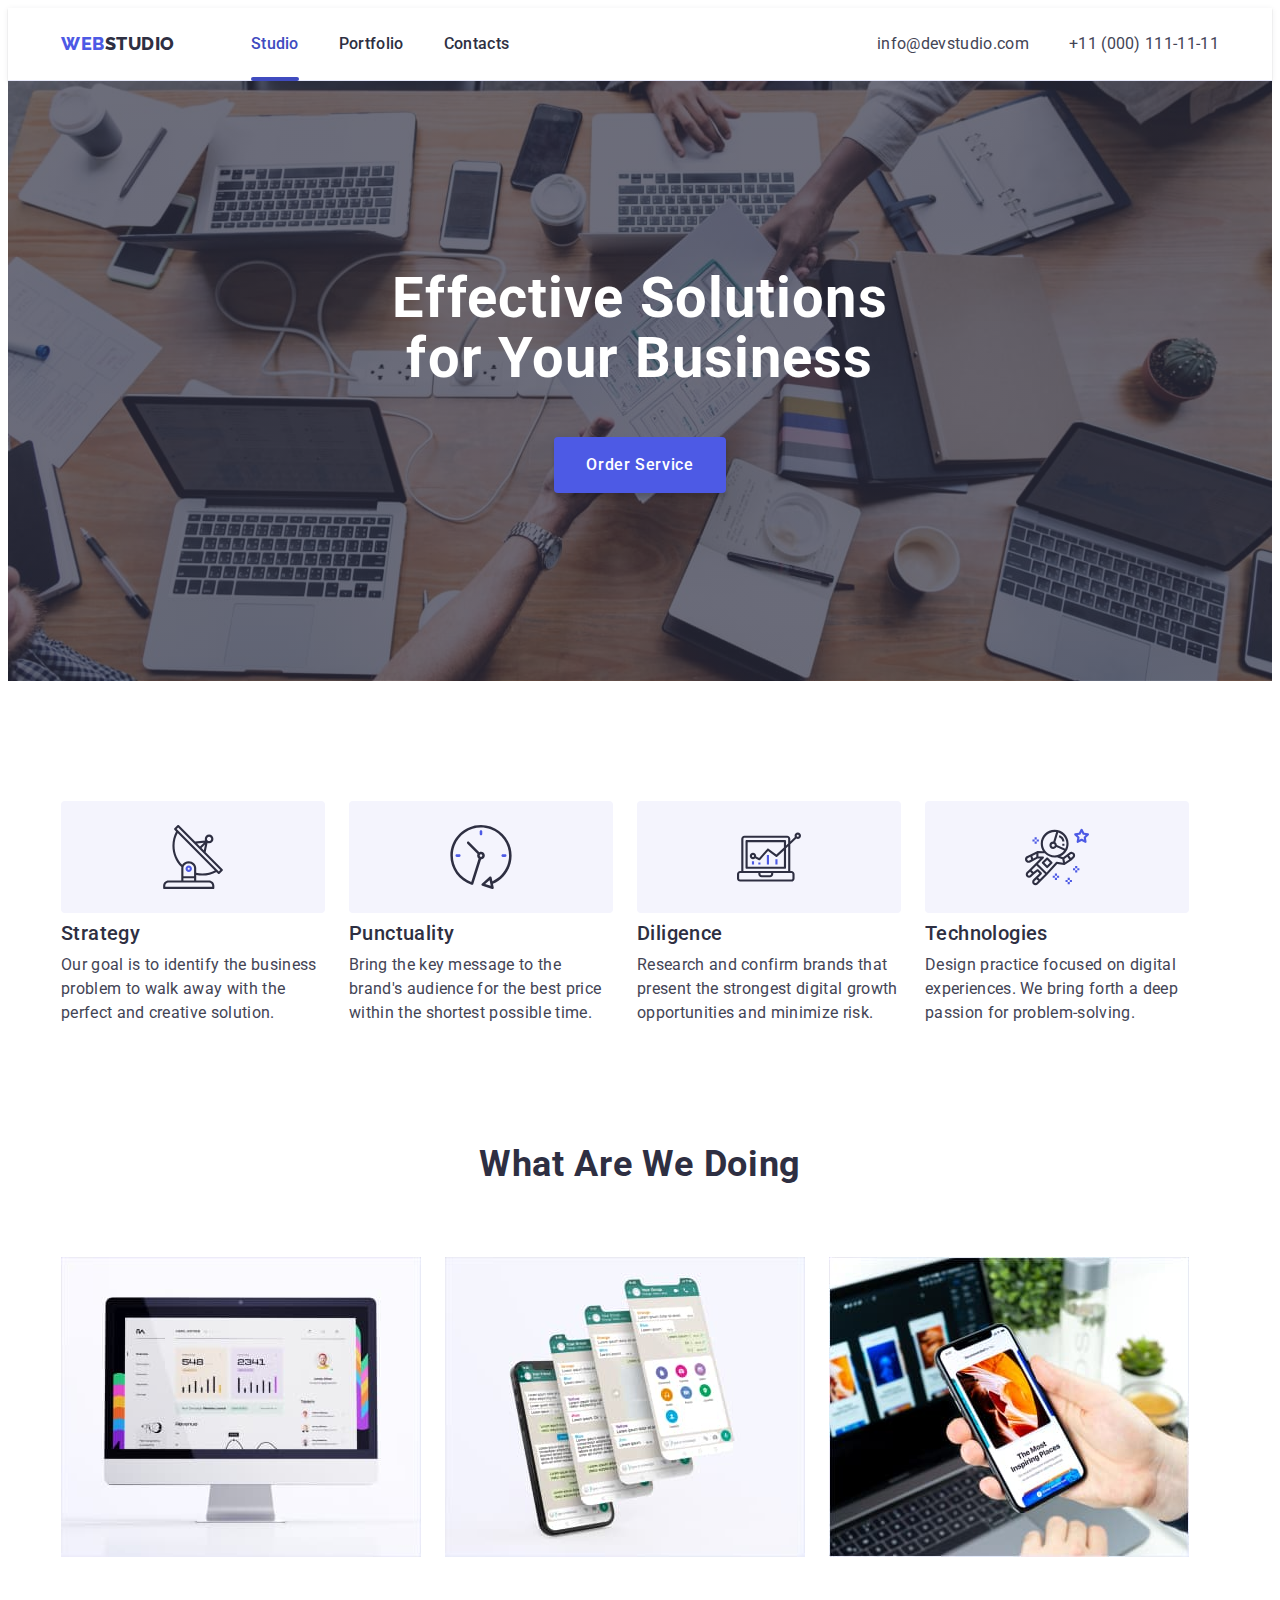
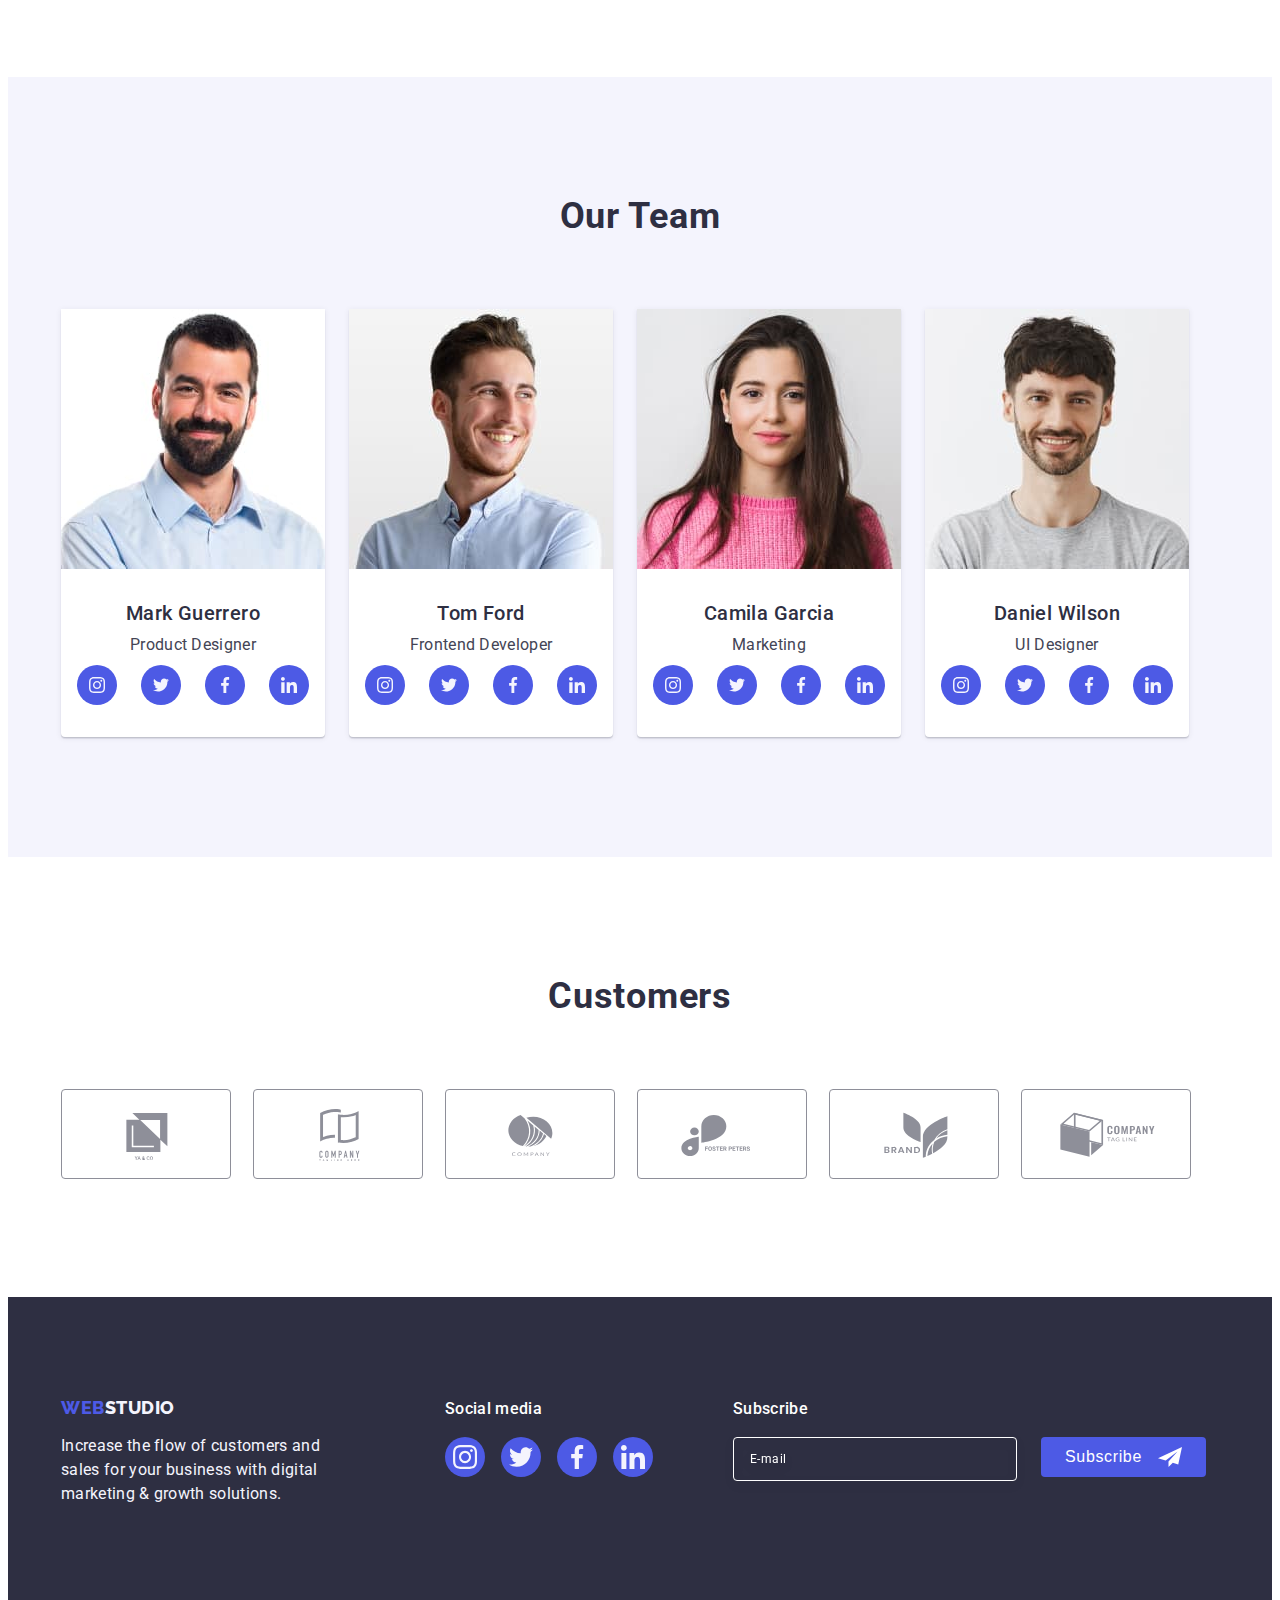
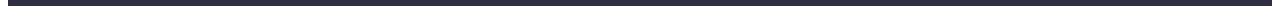
<file: index.html>
<!DOCTYPE html>
<html lang="en">
<head>
    <meta charset="UTF-8">
    <meta http-equiv="X-UA-Compatible" content="IE=edge">
    <meta name="viewport" content="width=device-width, initial-scale=1.0">
    <link rel="stylesheet" href="https://cdnjs.cloudflare.com/ajax/libs/modern-normalize/2.0.0/modern-normalize.min.css" integrity="sha512-4xo8blKMVCiXpTaLzQSLSw3KFOVPWhm/TRtuPVc4WG6kUgjH6J03IBuG7JZPkcWMxJ5huwaBpOpnwYElP/m6wg==" crossorigin="anonymous" referrerpolicy="no-referrer" />
    <link rel="stylesheet" href="./css/styles.css"/>
    <link rel="preconnect" href="https://fonts.googleapis.com"> 
    <link rel="preconnect" href="https://fonts.gstatic.com" crossorigin> 
    <link href="https://fonts.googleapis.com/css2?family=Raleway:wght@800&family=Roboto:wght@400;500;700;900&display=swap" rel="stylesheet">
    <title>WebStudio</title>
</head>
<body>
    <!--Header-->
    <header class="head">
        <div class="head-container container">
        <nav class="head-navigation">
            <a href="./index.html" class="head-logo link">
                Web<span class="head-logo-span">Studio</span>
            </a>
            <ul class="head-menu list">
                <li class="head-menu-list">
                    <a href="./index.html" class="head-navigation-link link active">Studio</a>
                </li>
                <li class="head-menu-list">
                    <a href="./portfolio.html" class="head-navigation-link link">Portfolio</a>
                </li>
                <li class="head-menu-list">
                    <a href="" class="head-navigation-link link">Contacts</a>
                </li>
            </ul>
        </nav>
        <address class="head-address">
            <ul class="address-list list">
                <li>
                    <a href="mailto:info@devstudio.com" class="address-link link">info@devstudio.com</a>
                </li>
                <li>
                    <a href="tel:+110001111111" class="address-link link">+11 (000) 111-11-11</a>
                </li>
            </ul>
        </address>
        </div>
    </header>
    <!--Main-->
    <main>
        <!--Section1-->
        <section class="main-section">
            <div class="main-container container">
            <h1 class="main-section-heading">
                Effective Solutions<br />for Your Business
            </h1>
            <button type="button" class="main-section-btn" data-modal-open>
                Order Service
            </button>
            </div>
        </section>
        <!--Section2-->
        <section class="advantages-section">
            <div class="advantages-container container">
            <h2 class="visually-hidden">Our advantages</h2>
            <ul class="advantages-section-item list">
                <li class="advantages-list">
                    <div class="advantages-icon">
                            <svg class="advantages-svg" width="64" height="64">
                                <use href="./images/icons.svg#icon-antenna"></use>
                            </svg>
                    </div>
                    <h3 class="advantages-section-heading">Strategy</h3>
                    <p class="advantages-section-paragraph">Our goal is to identify the business
                        problem to walk away with the perfect and creative solution. 
                    </p>
                </li>
                <li class="advantages-list">
                    <div class="advantages-icon">
                            <svg class="advantages-svg" width="64" height="64">
                                <use href="./images/icons.svg#icon-clock"></use>
                            </svg>
                    </div>
                    <h3 class="advantages-section-heading">Punctuality</h3>
                    <p class="advantages-section-paragraph">Bring the key message to the brand's audience 
                        for the best price within the shortest possible time.
                    </p>
                </li>
                <li class="advantages-list">
                    <div class="advantages-icon">
                            <svg class="advantages-svg" width="64" height="64">
                                <use href="./images/icons.svg#icon-diagram"></use>
                            </svg>
                    </div>
                    <h3 class="advantages-section-heading">Diligence</h3>
                    <p class="advantages-section-paragraph">Research and confirm brands that present the strongest 
                        digital growth opportunities and minimize risk.
                    </p>
                </li>
                <li class="advantages-list">
                    <div class="advantages-icon">
                            <svg class="advantages-svg" width="64" height="64">
                                <use href="./images/icons.svg#icon-astronaut"></use>
                            </svg>
                    </div>
                    <h3 class="advantages-section-heading">Technologies</h3>
                    <p class="advantages-section-paragraph">Design practice focused on digital experiences. 
                        We bring forth a deep passion for problem-solving.
                    </p>
                </li>
            </ul>
            </div>
        </section>
        <!--Section3-->
        <section class="doing-section">
            <div class="doing-container container">
            <h2 class="doing-section-heading">What are we doing</h2>
            <ul class="doing-list list">
                <li class="doing-list-item">
                    <img src="./images/img1.jpg" 
                    width="360"
                    height="300"
                    alt="computer interface">
                </li>
                <li class="doing-list-item">
                    <img src="./images/img2.jpg" 
                    width="360"
                    height="300"
                    alt="mobile interface">
                </li>
                <li class="doing-list-item">
                    <img src="./images/img3.jpg" 
                    width="360"
                    height="300"
                    alt="phone in hand">
                </li>
            </ul>
            </div>
        </section>
        <!--Section4-->
        <section class="team-section">
            <div class="team-container container">
            <h2 class="team-section-heading">Our Team</h2>
            <ul class="team-list list">
                <li class="team-link">
                    <img src="./images/img4.jpg" 
                    width="264"
                    height="260"
                    alt="person1">
                    <div class="team-member">
                    <h3 class="team-member-heading">Mark Guerrero</h3>
                    <p class="team-member-paragraph">Product Designer</p>
                    <ul class="social-media list">
                        <li class="social-media-list">
                            <a href="" class="social-media-link link">
                                <svg class="social-media-svg" width="16" height="16">
                                    <use href="./images/icons.svg#icon-insta"></use>
                                </svg>
                            </a>
                        </li>
                        <li class="social-media-list">
                            <a href="" class="social-media-link link">
                                <svg class="social-media-svg" width="16" height="16">
                                    <use href="./images/icons.svg#icon-twitter"></use>
                                </svg>
                            </a>
                        </li>
                        <li class="social-media-list">
                            <a href="" class="social-media-link link">
                                <svg class="social-media-svg" width="16" height="16">
                                    <use href="./images/icons.svg#icon-facebook"></use>
                                </svg>
                            </a>
                        </li>
                        <li class="social-media-list">
                            <a href="" class="social-media-link link">
                                <svg class="social-media-svg" width="16" height="16">
                                    <use href="./images/icons.svg#icon-linkedin"></use>
                                </svg>
                            </a>
                        </li>
                    </ul>
                    </div>
                </li>
                <li class="team-link">
                    <img src="./images/img5.jpg" 
                    width="264"
                    height="260"
                    alt="person2">
                    <div class="team-member">
                    <h3 class="team-member-heading">Tom Ford</h3>
                    <p class="team-member-paragraph">Frontend Developer</p>
                    <ul class="social-media list">
                        <li class="social-media-list">
                            <a href="" class="social-media-link link">
                                <svg class="social-media-svg" width="16" height="16">
                                    <use href="./images/icons.svg#icon-insta"></use>
                                </svg>
                            </a>
                        </li>
                        <li class="social-media-list">
                            <a href="" class="social-media-link link">
                                <svg class="social-media-svg" width="16" height="16">
                                    <use href="./images/icons.svg#icon-twitter"></use>
                                </svg>
                            </a>
                        </li>
                        <li class="social-media-list">
                            <a href="" class="social-media-link link">
                                <svg class="social-media-svg" width="16" height="16">
                                    <use href="./images/icons.svg#icon-facebook"></use>
                                </svg>
                            </a>
                        </li>
                        <li class="social-media-list">
                            <a href="" class="social-media-link link">
                                <svg class="social-media-svg" width="16" height="16">
                                    <use href="./images/icons.svg#icon-linkedin"></use>
                                </svg>
                            </a>
                        </li>
                    </ul>
                    </div>
                </li>
                <li class="team-link">
                    <img src="./images/img6.jpg" 
                    width="264"
                    height="260"
                    alt="person3">
                    <div class="team-member">
                    <h3 class="team-member-heading">Camila Garcia</h3>
                    <p class="team-member-paragraph">Marketing</p>
                    <ul class="social-media list">
                        <li class="social-media-list">
                            <a href="" class="social-media-link link">
                                <svg class="social-media-svg" width="16" height="16">
                                    <use href="./images/icons.svg#icon-insta"></use>
                                </svg>
                            </a>
                        </li>
                        <li class="social-media-list">
                            <a href="" class="social-media-link link">
                                <svg class="social-media-svg" width="16" height="16">
                                    <use href="./images/icons.svg#icon-twitter"></use>
                                </svg>
                            </a>
                        </li>
                        <li class="social-media-list">
                            <a href="" class="social-media-link link">
                                <svg class="social-media-svg" width="16" height="16">
                                    <use href="./images/icons.svg#icon-facebook"></use>
                                </svg>
                            </a>
                        </li>
                        <li class="social-media-list">
                            <a href="" class="social-media-link link">
                                <svg class="social-media-svg" width="16" height="16">
                                    <use href="./images/icons.svg#icon-linkedin"></use>
                                </svg>
                            </a>
                        </li>
                    </ul>
                    </div>  
                </li>
                <li class="team-link">
                    <img src="./images/img7.jpg" 
                    width="264"
                    height="260"
                    alt="person4">
                    <div class="team-member">
                    <h3 class="team-member-heading">Daniel Wilson</h3>
                    <p class="team-member-paragraph">UI Designer</p>
                    <ul class="social-media list">
                        <li class="social-media-list">
                            <a href="" class="social-media-link link">
                                <svg class="social-media-svg" width="16" height="16">
                                    <use href="./images/icons.svg#icon-insta"></use>
                                </svg>
                            </a>
                        </li>
                        <li class="social-media-list">
                            <a href="" class="social-media-link link">
                                <svg class="social-media-svg" width="16" height="16">
                                    <use href="./images/icons.svg#icon-twitter"></use>
                                </svg>
                            </a>
                        </li>
                        <li class="social-media-list">
                            <a href="" class="social-media-link link">
                                <svg class="social-media-svg" width="16" height="16">
                                    <use href="./images/icons.svg#icon-facebook"></use>
                                </svg>
                            </a>
                        </li>
                        <li class="social-media-list">
                            <a href="" class="social-media-link link">
                                <svg class="social-media-svg" width="16" height="16">
                                    <use href="./images/icons.svg#icon-linkedin"></use>
                                </svg>
                            </a>
                        </li>
                    </ul>
                </div>
                </li>
            </ul>
            </div>
        </section>
        <!--Section5-->
        <section class="customers-section">
            <div class="customers-container container">
                <h2 class="customers-heading">Customers</h2>
                <ul class="customers-list list">
                    <li class="customers-item">
                        <a href="" class="customers-link link">
                            <svg class="customers-svg" width="104" height="56">
                                <use href="./images/icons.svg#icon-Logo1"></use>
                            </svg>
                        </a>
                    </li>
                    <li class="customers-item">
                        <a href="" class="customers-link link">
                            <svg class="customers-svg" width="104" height="56">
                                <use href="./images/icons.svg#icon-Logo2"></use>
                            </svg>
                        </a>
                    </li>
                    <li class="customers-item">
                        <a href="" class="customers-link link">
                            <svg class="customers-svg" width="104" height="56">
                                <use href="./images/icons.svg#icon-Logo3"></use>
                            </svg>
                        </a>
                    </li>
                    <li class="customers-item">
                        <a href="" class="customers-link link">
                            <svg class="customers-svg" width="104" height="56">
                                <use href="./images/icons.svg#icon-Logo4"></use>
                            </svg>
                        </a>
                    </li>
                    <li class="customers-item">
                        <a href="" class="customers-link link">
                            <svg class="customers-svg" width="104" height="56">
                                <use href="./images/icons.svg#icon-Logo5"></use>
                            </svg>
                        </a>
                    </li>
                    <li class="customers-item">
                        <a href="" class="customers-link link">
                            <svg class="customers-svg" width="104" height="56">
                                <use href="./images/icons.svg#icon-Logo6"></use>
                            </svg>
                        </a>
                    </li>
                </ul>
            </div>
        </section>
    </main>
        <!--Footer--> 
    <footer class="footer">
        <div class="footer-container container">
        <div class="footer-info">
            <a href="./index.html" class="footer-logo link">
                Web<span class="footer-logo-link">Studio</span>
            </a>
            <p class="footer-paragraph">
                Increase the flow of customers and sales for your business 
                with digital marketing & growth solutions.
            </p>
        </div>
        <div class="footer-social">
            <p class="footer-social-paragraph">Social media</p>
            <ul class="footer-social-media list">
                <li class="footer-social-list">
                    <a href="" class="footer-social-link link">
                        <svg class="footer-social-svg" width="24" height="24">
                            <use href="./images/icons.svg#icon-insta"></use>
                        </svg>
                    </a>
                </li>
                <li class="footer-social-list">
                    <a href="" class="footer-social-link link">
                        <svg class="footer-social-svg" width="24" height="24">
                            <use href="./images/icons.svg#icon-twitter"></use>
                        </svg>
                    </a>
                </li>
                <li class="footer-social-list">
                    <a href="" class="footer-social-link link">
                        <svg class="footer-social-svg" width="24" height="24">
                            <use href="./images/icons.svg#icon-facebook"></use>
                        </svg>
                    </a>
                </li>
                <li class="footer-social-list">
                    <a href="" class="footer-social-link link">
                        <svg class="footer-social-svg" width="24" height="24">
                            <use href="./images/icons.svg#icon-linkedin"></use>
                        </svg>
                    </a>
                </li>
            </ul>
        </div>
        <div class="footer-block">
            <p class="text-form">Subscribe</p>
                <form class="footer-form">
                    <label class="footer-lable">
                        <input class="footer-input"
                            type="email" 
                            name="email" 
                            placeholder="E-mail"
                        /></label>
                            <button class="subcribe-btn" type="submit">
                            Subscribe
                            <svg class="btn-svg" width="24" height="24">
                                <use href="./images/icons.svg#icon-frame"></use>
                            </svg>
                            </button>
                </form>
        </div>
        </div>
    </footer>
    <!----------Modal------------>
    <div class="backdrop is-hidden" data-modal>
        <div class="modal">
            <button type="button" class="modal-btn" data-modal-close>
                <svg class="close-svg" width="8" height="8">
                    <use href="./images/icons.svg#icon-close"></use>
                </svg>
            </button>

            <p class="modal-paragraph">Leave your contacts and we will call you back</p>

            <form class="form" name="contacts-form" autocomplete="off">
                
                <div class="modal-input">
                <label class="lable-form" for="user-name">Name</label>
                    <div class="input-info">
                        <input class="input-form"
                            type="text" 
                            name="user-name" 
                            id="user-name"
                            autofocus
                        />
                        <svg class="modal-svg" width="18" height="24">
                            <use href="./images/icons.svg#icon-person"></use>
                        </svg>
                    </div>
                </div>

                <div class="modal-input">
                <label class="lable-form" for="user-phone">Phone</label>
                    <div class="input-info">
                        <input class="input-form"
                            type="tel" 
                            name="phone" 
                            id="user-phone"
                        />
                        <svg class="modal-svg" width="18" height="24">
                            <use href="./images/icons.svg#icon-phone"></use>
                        </svg>
                    </div>
                </div>

                <div class="modal-input">
                <label class="lable-form" for="user-email">Email</label>
                    <div class="input-info">
                        <input class="input-form"
                            type="email" 
                            name="email" 
                            id="user-email"
                        />
                        <svg class="modal-svg" width="18" height="24">
                            <use href="./images/icons.svg#icon-email"></use>
                        </svg>
                    </div>
                </div>

                <div class="textarea-input">
                <label class="lable-form" for="user-comment">Comment</label>
                    <textarea
                      class="textarea-form"
                      name="user-comment"
                      id="user-comment"
                      placeholder="Text input"
                    ></textarea>
                </div>

                <div class="modal-checkbox">
                <input 
                class="input-check visually-hidden"
                type="checkbox" 
                name="user-privacy" 
                id="user-privacy"
                value="true"/>
                <label class="privacy-checkbox" for="user-privacy">
                    <span class="check-block">
                    <svg class="check-svg" width="10" height="8">
                        <use href="./images/icons.svg#icon-check"></use>
                    </svg>
                    </span>
                    I accept the terms and conditions of the 
                    <a href="" class="privacy-link">Privacy Policy</a>
                </label>
                </div>
                <button class="send-btn" type="submit">Send</button>
            </form>
        </div>
    </div>
    <script src="./js/modal.js"></script>
</body>
</html>
</file>
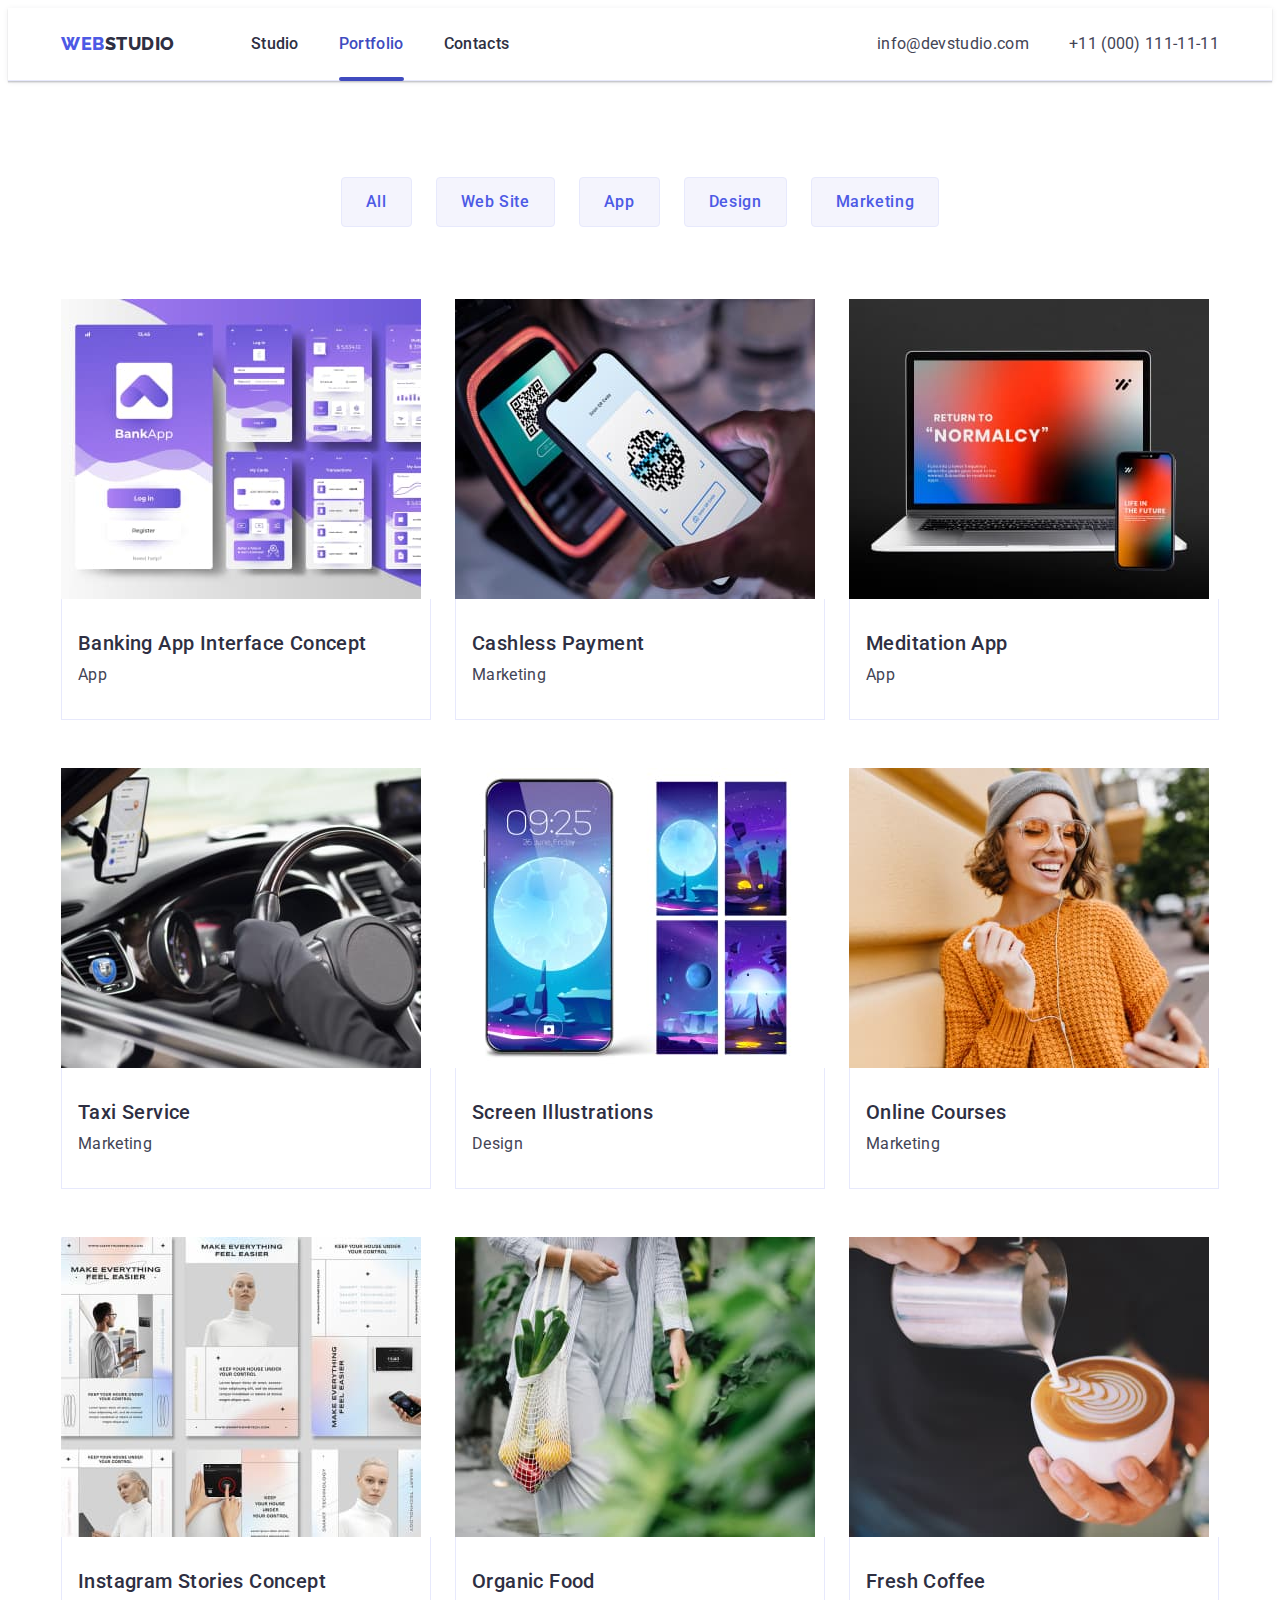
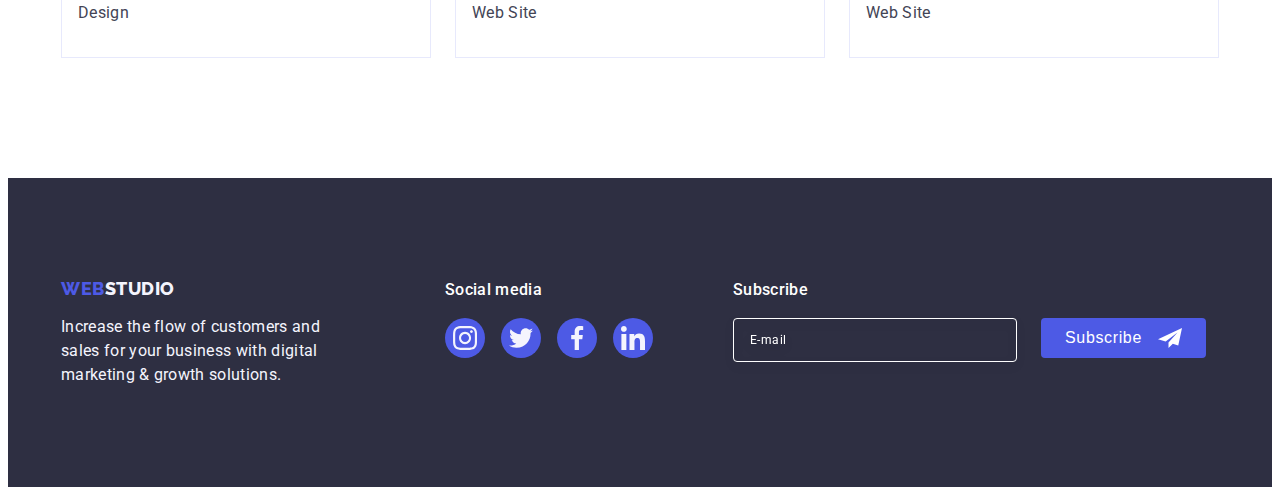
<file: portfolio.html>
<!DOCTYPE html>
<html lang="en">
<head>
    <meta charset="UTF-8">
    <meta http-equiv="X-UA-Compatible" content="IE=edge">
    <meta name="viewport" content="width=device-width, initial-scale=1.0">
    <link rel="stylesheet" href="https://cdnjs.cloudflare.com/ajax/libs/modern-normalize/2.0.0/modern-normalize.min.css" integrity="sha512-4xo8blKMVCiXpTaLzQSLSw3KFOVPWhm/TRtuPVc4WG6kUgjH6J03IBuG7JZPkcWMxJ5huwaBpOpnwYElP/m6wg==" crossorigin="anonymous" referrerpolicy="no-referrer" />
    <link rel="stylesheet" href="./css/styles.css"/>
    <link rel="preconnect" href="https://fonts.googleapis.com"> 
    <link rel="preconnect" href="https://fonts.gstatic.com" crossorigin> 
    <link href="https://fonts.googleapis.com/css2?family=Raleway:wght@800&family=Roboto:wght@400;500;700;900&display=swap" rel="stylesheet">
    <title>Portfolio</title>
</head>
<body>
    <!--Header-->
    <header class="head">
        <div class="head-container container">
        <nav class="head-navigation">
            <a href="./index.html" class="head-logo link">
                Web<span class="head-logo-span">Studio</span>
            </a>
            <ul class="head-menu list">
                <li class="head-menu-list">
                    <a href="./index.html" class="head-navigation-link link">Studio</a>
                </li>
                <li class="head-menu-list">
                    <a href="./portfolio.html" class="head-navigation-link link active">Portfolio</a>
                </li>
                <li class="head-menu-list">
                    <a href="" class="head-navigation-link link">Contacts</a>
                </li>
            </ul>
        </nav>
        <address class="head-address">
            <ul class="address-list list">
                <li>
                    <a href="mailto:info@devstudio.com" class="address-link link">info@devstudio.com</a>
                </li>
                <li>
                    <a href="tel:+110001111111" class="address-link link">+11 (000) 111-11-11</a>
                </li>
            </ul>
        </address>
        </div>
    </header>
    <!--Main-->
    <main>
        <!--Section1-->
        <section class="portfolio-navigation">
            <div class="portfolio-container container">
            <h1 class="visually-hidden">Portfolio</h1>
                <ul class="btn-list list">
                    <li> 
                        <button type="button" class="portfolio-btn">All</button>
                    </li>
                    <li>
                        <button type="button" class="portfolio-btn">Web Site</button>
                    </li>
                    <li>
                        <button type="button" class="portfolio-btn">App</button>
                    </li>
                    <li>
                        <button type="button" class="portfolio-btn">Design</button>
                    </li>
                    <li>
                        <button type="button" class="portfolio-btn">Marketing</button>
                    </li>
                </ul>
            <ul class="portfolio-list list">
                <li class="portfolio-item">
                    <a href="" class="projects-link link">
                        <div class="portfolio-overlay">
                        <img src="./images/bank-app.jpg" 
                        width="360"
                        height="300"
                        alt="banking app">
                        <p class="text-overlay">
                            14 Stylish and User-Friendly App Design Concepts · Task
                            Manager App · Calorie Tracker App · Exotic Fruit Ecommerce
                            App · Cloud Storage App
                        </p>
                        </div>

                        <div class="item-border">
                        <h2 class="portfolio-heading">Banking App Interface Concept</h2>
                        <p class="portfolio-paragraph">App</p>
                        </div>
                    </a>
                </li>
                <li class="portfolio-item">
                    <a href="" class="projects-link link">
                        <div class="portfolio-overlay">
                        <img src="./images/payment.jpg" 
                        width="360"
                        height="300"
                        alt="payment">
                        <p class="text-overlay">
                            14 Stylish and User-Friendly App Design Concepts · Task
                            Manager App · Calorie Tracker App · Exotic Fruit Ecommerce
                            App · Cloud Storage App
                        </p>
                        </div>

                        <div class="item-border">
                        <h2 class="portfolio-heading">Cashless Payment</h2>
                        <p class="portfolio-paragraph">Marketing</p>
                        </div>
                    </a>
                </li>
                <li class="portfolio-item">
                    <a href="" class="projects-link link">
                        <div class="portfolio-overlay">
                        <img src="./images/front.jpg" 
                        width="360"
                        height="300"
                        alt="computer and mobile interface">
                        <p class="text-overlay">
                            14 Stylish and User-Friendly App Design Concepts · Task
                            Manager App · Calorie Tracker App · Exotic Fruit Ecommerce
                            App · Cloud Storage App
                        </div>

                        <div class="item-border">
                        <h2 class="portfolio-heading">Meditation App</h2>
                        <p class="portfolio-paragraph">App</p>
                        </div>
                    </a>
                </li>
                <li class="portfolio-item">
                    <a href="" class="projects-link link">
                        <div class="portfolio-overlay">
                        <img src="./images/driver.jpg" 
                        width="360"
                        height="300"
                        alt="driver">
                        <p class="text-overlay">
                            14 Stylish and User-Friendly App Design Concepts · Task
                            Manager App · Calorie Tracker App · Exotic Fruit Ecommerce
                            App · Cloud Storage App
                        </div>

                        <div class="item-border">
                        <h2 class="portfolio-heading">Taxi Service</h2>
                        <p class="portfolio-paragraph">Marketing</p>
                        </div>
                    </a>
                </li>
                <li class="portfolio-item">
                    <a href="" class="projects-link link">
                        <div class="portfolio-overlay">
                        <img src="./images/mobile-screen.jpg" 
                        width="360"
                        height="300"
                        alt="mobile screen">
                        <p class="text-overlay">
                            14 Stylish and User-Friendly App Design Concepts · Task
                            Manager App · Calorie Tracker App · Exotic Fruit Ecommerce
                            App · Cloud Storage App
                        </div>

                        <div class="item-border">
                        <h2 class="portfolio-heading">Screen Illustrations</h2>
                        <p class="portfolio-paragraph">Design</p>
                        </div>
                    </a>
                </li>
                <li class="portfolio-item">
                    <a href="" class="projects-link link">
                        <div class="portfolio-overlay">
                        <img src="./images/girl.jpg" 
                        width="360"
                        height="300"
                        alt="girl with phone">
                        <p class="text-overlay">
                            14 Stylish and User-Friendly App Design Concepts · Task
                            Manager App · Calorie Tracker App · Exotic Fruit Ecommerce
                            App · Cloud Storage App
                        </div>

                        <div class="item-border">
                        <h2 class="portfolio-heading">Online Courses</h2>
                        <p class="portfolio-paragraph">Marketing</p>
                        </div>
                    </a>
                </li>
                <li class="portfolio-item">
                    <a href="" class="projects-link link">
                        <div class="portfolio-overlay">
                        <img src="./images/insta-stories.jpg" 
                        width="360"
                        height="300"
                        alt="instagram stories">
                        <p class="text-overlay">
                            14 Stylish and User-Friendly App Design Concepts · Task
                            Manager App · Calorie Tracker App · Exotic Fruit Ecommerce
                            App · Cloud Storage App
                        </div>

                        <div class="item-border">
                        <h2 class="portfolio-heading">Instagram Stories Concept</h2>
                        <p class="portfolio-paragraph">Design</p>
                        </div>
                    </a>
                </li>
                <li class="portfolio-item">
                    <a href="" class="projects-link link">
                        <div class="portfolio-overlay">
                        <img src="./images/shopping.jpg" 
                        width="360"
                        height="300"
                        alt="goods">
                        <p class="text-overlay">
                            14 Stylish and User-Friendly App Design Concepts · Task
                            Manager App · Calorie Tracker App · Exotic Fruit Ecommerce
                            App · Cloud Storage App
                        </div>

                        <div class="item-border">
                        <h2 class="portfolio-heading">Organic Food</h2>
                        <p class="portfolio-paragraph">Web Site</p>
                        </div>
                    </a>
                </li>
                <li class="portfolio-item">
                    <a href="" class="projects-link link">
                        <div class="portfolio-overlay">
                        <img src="./images/coffee.jpg" 
                        width="360"
                        height="300"
                        alt="cup of coffee">
                        <p class="text-overlay">
                            14 Stylish and User-Friendly App Design Concepts · Task
                            Manager App · Calorie Tracker App · Exotic Fruit Ecommerce
                            App · Cloud Storage App
                        </div>

                        <div class="item-border">
                        <h2 class="portfolio-heading">Fresh Coffee</h2>
                        <p class="portfolio-paragraph">Web Site</p>
                        </div>
                    </a>
                </li>
            </ul>
            </div>
        </section>
    </main>
    <!--Footer-->
    <footer class="footer">
        <div class="footer-container container">
        <div class="footer-info">
            <a href="./index.html" class="footer-logo link">
                Web<span class="footer-logo-link">Studio</span>
            </a>
            <p class="footer-paragraph">
                Increase the flow of customers and sales for your business 
                with digital marketing & growth solutions.
            </p>
        </div>
        <div class="footer-social">
            <p class="footer-social-paragraph">Social media</p>
            <ul class="footer-social-media list">
                <li class="footer-social-list">
                    <a href="" class="footer-social-link link">
                        <svg class="footer-social-svg" width="24" height="24">
                            <use href="./images/icons.svg#icon-insta"></use>
                        </svg>
                    </a>
                </li>
                <li class="footer-social-list">
                    <a href="" class="footer-social-link link">
                        <svg class="footer-social-svg" width="24" height="24">
                            <use href="./images/icons.svg#icon-twitter"></use>
                        </svg>
                    </a>
                </li>
                <li class="footer-social-list">
                    <a href="" class="footer-social-link link">
                        <svg class="footer-social-svg" width="24" height="24">
                            <use href="./images/icons.svg#icon-facebook"></use>
                        </svg>
                    </a>
                </li>
                <li class="footer-social-list">
                    <a href="" class="footer-social-link link">
                        <svg class="footer-social-svg" width="24" height="24">
                            <use href="./images/icons.svg#icon-linkedin"></use>
                        </svg>
                    </a>
                </li>
            </ul>
        </div>
        <div class="footer-block">
            <p class="text-form">Subscribe</p>
            <form class="footer-form">
                <label class="footer-lable">
                    <input class="footer-input"
                        type="email" 
                        name="email" 
                        placeholder="E-mail"
                    /></label>
                        <button class="subcribe-btn" type="submit">
                        Subscribe
                        <svg class="btn-svg" width="24" height="24">
                            <use href="./images/icons.svg#icon-frame"></use>
                        </svg>
                        </button>
            </form>
        </div>
        </div>
    </footer>
</body>
</html>
</file>
<file: css/styles.css>
:root {
    --primary-font: "roboto", sans-serif;
    --title-font: "raleway", sans-serif;
    --primary-background: #E5E5E5;
    --secondary-background: #2E2F42;
    --third-background: #F4F4FD;
    --primary-white-background: #FFFFFF;
    --primary-color: #434455;
    --secondary-color: #2E2F42;
    --third-color: #F4F4FD;
    --primary-white-color: #FFFFFF;
    --primary-accent-color: #404BBF;
    --primary-accent-background: #404BBF;
    --footer-color: #4d5ae5;
    --footer-background: #4d5ae5;
}
body {
    font-family: "Roboto", sans-serif;
    color: var(--primary-color);
    background-color: var(--primary-white-background);
}
h1, h2, h3, h4, h5, h6, p {
	margin-top: 0;
	margin-bottom: 0;
}
ul {
	margin: 0;
	padding-left: 0;
}
img {
    display: block;
  }
  input {
    font-family: inherit;
  }
.link {
    text-decoration: none;
}
.list {
    list-style: none;
    margin: 0;
	padding-left: 0;
}
.container {
    max-width: 1158px;
    width: 100%;
    margin: 0 auto;
    padding-left: 15px;
    padding-right: 15px;
}

/* ------------Header------------ */
.head {
    border-bottom: 1px solid #E7E9FC;
    box-shadow: 0px 2px 1px rgba(46, 47, 66, 0.08), 0px 1px 1px rgba(46, 47, 66, 0.16), 0px 1px 6px rgba(46, 47, 66, 0.08);
}

.head-container {
    display: flex;
    justify-content: space-between;
    align-items: center;
}

.head-navigation {
    display: flex;
    align-items: center;
}

.head-logo {
    font-family: "Raleway", sans-serif;
    font-weight: 800;
    font-size: 18px;
    line-height: 1.17;
    letter-spacing: 0.03em;
    text-transform: uppercase;
    color: var(--footer-color);
    align-items: center;

    display: inline-block;
    margin-right: 76px;
}

.head-logo-span {
    color: var(--secondary-color);
}

.head-menu {
    display: flex;
    max-width: 261px;
    gap: 40px;
}

.head-navigation-link {
    font-weight: 500;
    font-size: 16px;
    line-height: 1.5;
    letter-spacing: 0.02em;
    color: var(--secondary-color);
    padding: 24px 0;
    display: block;
    transition: color 250ms cubic-bezier(0.4, 0, 0.2, 1);
}

.head-navigation-link:hover,
.head-navigation-link:focus {
    color: var(--primary-accent-color);

}

.active {
    position: relative;
    color: var(--primary-accent-color);
    
}
.active::after {
    position: absolute;
    content: '';
    bottom: -1px;
    left: 0;
    width: 100%;
    height: 4px;
    border-radius: 2px;
    background-color: var(--primary-accent-background);
    transition: color 250ms cubic-bezier(0.4, 0, 0.2, 1);
}

/* ------------Address------------ */

.head-address {
    font-style: normal;
}

.address-list {
    display: flex;
    gap: 40px;
    margin-left: auto;
}

.address-link {
    font-style: normal;
    font-size: 16px;
    line-height: 1.5;
    letter-spacing: 0.02em;
    color: var(--primary-color);
    display: block;
    transition: color 250ms cubic-bezier(0.4, 0, 0.2, 1);
}

.address-link:hover,
.address-link:focus {
    color: var(--primary-accent-color);
}

/* ------------Footer------------ */

.footer {
    background-color: var(--secondary-background);
    padding-top: 100px;
    padding-bottom: 100px;
}

.footer-container {
    display: flex;
    align-items: baseline;
}

.footer-info {
    margin-right: 120px;
}

.footer-logo {
    font-family: 'Raleway', sans-serif;
    font-weight: 800;
    font-size: 18px;
    line-height: 1.17;
    letter-spacing: 0.03em;
    text-transform: uppercase;
    color: var(--footer-color);
    text-decoration: none;
    display: inline-block;
    margin-bottom: 16px;
} 
.footer-logo-link {
    color: var(--third-color);
}

.footer-paragraph {
    font-size: 16px;
    line-height: 1.5;
    letter-spacing: 0.02em;
    color: var(--third-color);
    max-width: 264px;
}

.footer-social-paragraph {
    font-weight: 500;
    color: var(--primary-white-color);
    line-height: 1.5;
    letter-spacing: 0.02em;
    margin-bottom: 16px;
}

.footer-social-media {
    display: flex;
    align-items: center;
    justify-content: center;
    gap: 16px;
}

.footer-social-list {
    display: flex;
    width: 40px;
    height: 40px;
    position: relative;
    align-items: center;
    justify-content: center;
    border-radius: 50%;
}

.footer-social-link {
    display: flex;
    align-items: center;
    justify-content: center;
    position: absolute;
    width: 100%;
    height: 100%;
    background-color: var(--footer-background);
    border-radius: 50%;
    transition: background-color 250ms cubic-bezier(0.4, 0, 0.2, 1);
}

.footer-social-svg {
    fill: #F4F4FD;
}

.footer-social-link:hover,
.footer-social-link:focus {
    background-color: #31d0aa;
}

.footer-block {
    margin-left: 80px;
}

.footer-form {
    display: flex;
    gap: 24px;
}

.text-form {
    font-weight: 500;
    font-size: 16px;
    line-height: 1.5;
    letter-spacing: 0.02em;
    color: var(--primary-white-color);
    margin-bottom: 16px;
}

.footer-input {
    display: block;
    width: 264px;
    height: 40px;
    padding-left: 16px;
    border: 1px solid #FFFFFF;
    filter: drop-shadow(0px 4px 4px rgba(0, 0, 0, 0.15));
    border-radius: 4px;
    background-color: transparent;
    font-size: 12px;
    line-height: 1.5;
    letter-spacing: 0.04em;
    color: var(--primary-white-color);
    transition: background-color 250ms cubic-bezier(0.4, 0, 0.2, 1);
}

.footer-input::placeholder {
    color: var(--primary-white-color);
}

.footer-input:focus,
.footer-input:active {
    border: 1px solid var(--footer-color);
}

.subcribe-btn {
    display: flex;
    align-items: center;
    justify-content: center; 
    position: relative;
    min-width: 165px;
    height: 40px;
    padding: 8px 24px;
    background-color: var(--footer-color);
    color: var(--primary-white-color);
    text-align: center;
    font-weight: 500;
    font-size: 16px;
    line-height: 1.5;
    letter-spacing: 0.04em;
    border-radius: 4px;
    border: none;
    cursor: pointer;
    transition: background-color 250ms cubic-bezier(0.4, 0, 0.2, 1);
}

.btn-svg {
    display: block;
    width: 24px;
    height: 24px;
    margin-left: 16px;
    background-color: var(--footer-color);
    fill: var(--primary-white-color);
    margin-left: 16px;
    transition: background-color 250ms cubic-bezier(0.4, 0, 0.2, 1);
}

.subcribe-btn:hover,
.subcribe-btn:focus {
    background-color: var(--primary-accent-background);
}

.subcribe-btn:hover .btn-svg,
.subcribe-btn:focus .btn-svg {
    background-color: var(--primary-accent-background);
}



/* ------------Section1------------ */

.visually-hidden { 
    position: absolute; 
    width: 1px; height: 1px; 
    margin: -1px; 
    border: 0; 
    padding: 0; 
    white-space: nowrap; 
    clip-path: inset(100%); 
    clip: rect(0 0 0 0); 
    overflow: hidden; 
}

.main-section {
    background-image: linear-gradient(
        rgba(46, 47, 66, 0.7), 
        rgba(46, 47, 66, 0.7)),
        url(../images/people-office.jpg);
    background-repeat: no-repeat;
    color: var(--primary-white-color);
    padding-top: 188px;
    padding-bottom: 188px;
    margin-left: auto;
    margin-right: auto;
    max-width: 1440px;
    background-position: center;
    background-size: cover;
}

.main-container {
    display: flex;
    flex-direction: column;
}

.main-section-heading {
    font-size: 56px;
    line-height: 1.07;
    text-align: center;
    letter-spacing: 0.02em;
    max-width: 496px;
    margin: 0 auto;
    margin-bottom: 48px;
}

.main-section-btn {
    font-family: "Roboto", sans-serif;
    font-weight: 500;
    font-size: 16px;
    line-height: 1.5;
    letter-spacing: 0.04em;
    background: var(--footer-background);
    cursor: pointer;
    color: var(--primary-white-color);

    display: block;
    margin: 0 auto;
    padding: 16px 32px;
    min-width: 169px;
    box-shadow: 0px 4px 4px rgba(0, 0, 0, 0.15);
    border-radius: 4px;
    align-items: center;
    height: 56px;
    border: none;
    transition: background-color 250ms cubic-bezier(0.4, 0, 0.2, 1);
}

.main-section-btn:hover,
.main-section-btn:focus {
    background: var(--primary-accent-background);
}

/* ------------Section2------------ */

.advantages-section {
    padding-left: 156px;
    padding-right: 156px;
    padding: 120px 0;
}

.advantages-section-item {
    display: flex;
    gap: 24px;
    max-width: 1128px;
}

.advantages-list {
    width: 264px;
    max-width: calc((100% - 3 * 24px) / 4);

}

.advantages-icon {
    display: flex;
    align-items: center;
    justify-content: center;
    height: 112px;
    background-color: var(--third-background);
    border-radius: 4px;
    margin-bottom: 8px;
}

.advantages-section-heading {
    font-weight: 500;
    font-size: 20px;
    line-height: 1.2;
    letter-spacing: 0.02em;
    color: var(--secondary-color);
    margin-bottom: 8px;
}

.advantages-section-paragraph {
    font-size: 16px;
    line-height: 1.5;
    letter-spacing: 0.02em;
    color: var(--primary-color);
}

/* ------------Section3------------ */

.doing-section {
    padding-bottom: 120px;
}

.doing-section-heading {
    font-size: 36px;
    line-height: 1.11;
    text-align: center;
    letter-spacing: 0.02em;
    text-transform: capitalize;
    color: var(--secondary-color);
    margin-bottom: 72px;
}

.doing-list {
    display: flex;
    gap: 24px;
}

.doing-list-item {
    max-width: calc((100% - 48px) / 3);
}

/* ------------Section4------------ */

.team-section {
    background: var(--third-background);
    padding: 120px 0;
}

.team-section-heading {
    font-size: 36px;
    line-height: 1.11;
    text-align: center;
    letter-spacing: 0.02em;
    text-transform: capitalize;
    color: var(--secondary-color);
    margin-bottom: 72px;
}

.team-member {
    padding: 32px 0px;
}

.team-member-heading {
    font-weight: 500;
    font-size: 20px;
    line-height: 1.2;
    letter-spacing: 0.02em;
    color: var(--secondary-color);
    text-align: center;
    margin-bottom: 8px;
}

.team-member-paragraph {
    font-size: 16px;
    line-height: 1.5;
    letter-spacing: 0.02em;
    color: var(--primary-color);
    text-align: center;
}

.team-list {
    display: flex;
    gap: 24px;
}

.team-link {
    background-color: var(--primary-white-background);
    box-shadow: 0px 1px 6px rgba(46, 47, 66, 0.08), 0px 1px 1px rgba(46, 47, 66, 0.16), 0px 2px 1px rgba(46, 47, 66, 0.08);
    border-radius: 0px 0px 4px 4px;
    max-width: 264px;
    width: calc((100% - 3 * 24px) / 4);
}

.social-media {
    display: flex;
    align-items: center;
    justify-content: center;
    gap: 24px;
}

.social-media-list {
    display: flex;
    width: 40px;
    height: 40px;
    position: relative;
    margin-top: 8px;
    border-radius: 50%;
}

.social-media-link {
    display: flex;
    align-items: center;
    justify-content: center;
    position: absolute;
    fill: var(--third-color);
    width: 100%;
    height: 100%;
    background-color: var(--footer-background);
    border-radius: 50%;
    transition: background-color 250ms cubic-bezier(0.4, 0, 0.2, 1);
}

.social-media-link:hover,
.social-media-link:focus {
    background-color: var(--primary-accent-background);
}


/* ------------Section5------------ */

.customers-section {
    padding-top: 120px;
    padding-bottom: 120px; 
}

.customers-heading {
    font-family: var(--primary-font);
    font-size: 36px;
    line-height: 1.11;
    text-align: center;
    letter-spacing: 0.02em;
    text-transform: capitalize;
    color: var(--secondary-color);
    margin-bottom: 72px;
}

.customers-list {
    display: flex;
    gap: 24px;
    max-width: 1128px;
}

.customers-item {
    width: calc((100% - 5 * 24px) / 6);
    height: 88px;
    width: 168px;
    position: relative;
}

.customers-link {
    display: flex;
    align-items: center;
    justify-content: center;
    border: 1px solid #8E8F99;
    border-radius: 4px;
    height: 100%;
    width: 100%;
    position: absolute;
    color: #8e8f99;
    transition: border-color 250ms cubic-bezier(0.4, 0, 0.2, 1), color 250ms cubic-bezier(0.4, 0, 0.2, 1);
}

.customers-svg {
    fill: currentColor;
}

.customers-link:hover,
.customers-link:focus {
    color: var(--primary-accent-color);
    border-color: var(--primary-accent-color);
}

/* ----------------Portfolio---------------*/

.portfolio-navigation {
    padding-top: 96px;
    padding-bottom: 120px;
}

/* -------Navigation btn-------*/

.portfolio-container {
    
}

.btn-list .portfolio-btn {
    font-family: "Roboto", sans-serif;
    font-weight: 500;
    font-size: 16px;
    line-height: 1.5;
    letter-spacing: 0.04em;
    color: var(--footer-color);
    background-color: var(--third-background);
    cursor: pointer;
}

.btn-list {
    display: flex;
    gap: 24px;
    margin-bottom: 72px;
    justify-content: center;
}

.portfolio-btn {
    font-family: "Roboto", sans-serif;
    display: flex;
    padding: 12px 24px;
    border: 1px solid #E7E9FC;
    border-radius: 4px;
    transition: color 250ms cubic-bezier(0.4, 0, 0.2, 1), 
                background-color 250ms cubic-bezier(0.4, 0, 0.2, 1), 
                border-color 250ms cubic-bezier(0.4, 0, 0.2, 1), 
                box-shadow 250ms cubic-bezier(0.4, 0, 0.2, 1);
}

.portfolio-btn:hover,
.portfolio-btn:focus {
    color: var(--primary-white-color);
    background: var(--primary-accent-background);
    border: 1px solid transparent;
    box-shadow: 0px 3px 1px rgba(0, 0, 0, 0.1), 0px 2px 1px rgba(0, 0, 0, 0.08), 0px 2px 2px rgba(0, 0, 0, 0.12);
}


/* -------img Section-------*/

.portfolio-heading {
    font-family: var(--primary-font);
    font-weight: 500;
    font-size: 20px;
    line-height: 1.2;
    letter-spacing: 0.02em;
    color: var(--secondary-color);
    margin-bottom: 8px;
    
}

.portfolio-paragraph {
    font-family: var(--primary-font);
    font-size: 16px;
    line-height: 1.5;
    letter-spacing: 0.02em;
    color: var(--primary-color);
}

.portfolio-list {
    display: flex;
    flex-wrap: wrap;
    column-gap: 24px;
    row-gap: 48px;
}

.portfolio-item {
    width: calc((100% - 48px) / 3);
}

.item-border {
    border: 1px solid #E7E9FC;
    border-top: none;
    padding: 32px 16px;
}

.portfolio-item:nth-child(3) {
    margin-right: 0;
}
.portfolio-item:nth-child(6) {
    margin-right: 0;
}
.portfolio-item:nth-child(9) {
    margin-right: 0;
    margin-bottom: 0;
}
.portfolio-item:nth-child(7) {
    margin-bottom: 0;
}
.portfolio-item:nth-child(7) {
    margin-bottom: 0;
}

.portfolio-item:hover,
.portfolio-item:hover {
    border: 1px solid #F4F4FD;
    box-shadow: 0px 1px 6px rgba(46, 47, 66, 0.08), 0px 1px 1px rgba(46, 47, 66, 0.16), 0px 2px 1px rgba(46, 47, 66, 0.08);
    transition: box-shadow 250ms cubic-bezier(0.4, 0, 0.2, 1);
}

.portfolio-overlay {
    position: relative;
    overflow: hidden;
}

.text-overlay {
    font-family: var(--primary-font);
    font-size: 16px;
    line-height: 1.5;
    letter-spacing: 0.02em;
    color: var(--third-color);
    background-color: var(--footer-background);

    position: absolute;
    padding: 40px 32px;
    width: 100%;
    height: 100%;
    top: 0;
    left: 0;
    transform: translateY(100%);
    transition: transform 250ms cubic-bezier(0.4, 0, 0.2, 1);
}

.projects-link {
    display: block;
    transition: box-shadow 250ms cubic-bezier(0.4, 0, 0.2, 1);
}

.projects-link:hover,
.projects-link:focus {
    box-shadow: 0px 1px 6px rgba(46, 47, 66, 0.08), 0px 1px 1px rgba(46, 47, 66, 0.16), 0px 2px 1px rgba(46, 47, 66, 0.08);
}

.projects-link:hover .text-overlay,
.projects-link:focus .text-overlay {
    transform: translateY(0%);
}

/*-----------Modal---------------*/

.backdrop {
    position: fixed;
    top: 0;
    z-index: 2;
    width: 100%;
    height: 100%;
    transition: opacity 250ms cubic-bezier(0.4, 0, 0.2, 1),
    visibility 250ms cubic-bezier(0.4, 0, 0.2, 1);
    background-color: rgba(46, 47, 66, 0.4);
}

.modal {
    position: absolute;
    width: 408px;
    min-height: 584px;
    top: 50%;
    left: 50%;
    padding: 72px 24px 24px 24px; 
    transform: translate(-50%, -50%);
    background-color: #FCFCFC;
    border-radius: 4px;
    box-shadow: 0px 1px 1px rgba(0, 0, 0, 0.14), 0px 1px 3px rgba(0, 0, 0, 0.12), 0px 2px 1px rgba(0, 0, 0, 0.2);
    transition: transform 250ms cubic-bezier(0.4, 0, 0.2, 1);
}

.modal-btn {
    position: absolute;
    right: 24px;
    top: 24px;
    width: 24px;
    height: 24px;
    padding: 0;
    border: 1px solid rgba(0, 0, 0, 0.1);
    background: #E7E9FC;
    border-radius: 50%;
    border: 1px solid rgba(0, 0, 0, 0.1);
    cursor: pointer;
    display: flex;
    align-items: center;
    justify-content: center;
    color: #2E2F42;
    transition: background-color 250ms cubic-bezier(0.4, 0, 0.2, 1), border 250ms cubic-bezier(0.4, 0, 0.2, 1);
    transition: fill 250ms cubic-bezier(0.4, 0, 0.2, 1);
}

.modal-btn:hover, 
.modal-btn:focus {
    background-color: var(--primary-accent-background);
    border: none;
}

.modal-btn:hover .close-svg, 
.modal-btn:focus .close-svg {
    fill: var(--primary-white-color);
}

.close-svg {
    fill: currentColor;
}

.is-hidden {
    opacity: 0;
    pointer-events: none;
    visibility: hidden;
  }

.modal-paragraph {
    font-family: var(--primary-font);
    font-weight: 500;
    font-size: 16px;
    line-height: 1.5;
    text-align: center;
    letter-spacing: 0.02em;
    color: var(--secondary-color);
    margin-bottom: 16px;
}

.modal-input {
    margin-bottom: 8px;
}

.lable-form {
    font-size: 12px;
    line-height: 1.17;
    letter-spacing: 0.04em;
    color: #8E8F99;
    margin-bottom: 4px;
    display: block;
}

.input-info {
    position: relative;
}

.input-form {
    display: block;
    width: 100%;
    height: 40px;
    border: 1px solid rgba(46, 47, 66, 0.4);
    border-radius: 4px;
    padding-left: 38px;
    background-color: transparent;
    outline: transparent;
    transition: color 250ms cubic-bezier(0.4, 0, 0.2, 1);
    transition: border-color 250ms cubic-bezier(0.4, 0, 0.2, 1);
}

.input-form:focus {
    border-color: var(--footer-color);
}

.modal-svg {
    position: absolute;
    left: 16px;
    top: 50%;
    transform: translateY(-50%);
    fill: #2E2F42;
    transition: fill 250ms cubic-bezier(0.4, 0, 0.2, 1);
}

.input-form:focus-within + .modal-svg {
    fill: #4D5AE5;
}

.textarea-input {
    margin-bottom: 16px;
}

.textarea-form {
    display: block;
    margin-top: 4px;
    padding: 8px 16px;
    width: 100%;
    height: 120px;
    border: 1px solid rgba(46, 47, 66, 0.4);
    border-radius: 4px;
    font-family: var(--primary-font);
    font-size: 12px;
    line-height: 1.17;
    letter-spacing: 0.04em;
    background-color: transparent;
    color: rgba(46, 47, 66, 0.4);
    outline: transparent;
    resize: none;
    transition: border-color 250ms cubic-bezier(0.4, 0, 0.2, 1);
}

.textarea-form:focus {
    border-color: var(--footer-color);
}

.textarea-form::placeholder {
    font-size: 12px;
    line-height: 1.17;
    letter-spacing: 0.04em;
    color: rgba(46, 47, 66, 0.4);
}

.modal-checkbox {
    margin-bottom: 24px;
}

 .privacy-checkbox {
    font-family: var(--primary-font);
    font-size: 12px;
    line-height: 1.17;
    letter-spacing: 0.04em;
    color: #8E8F99;
 }

 .privacy-link {
    font-size: 12px;
    line-height: 1.33;
    letter-spacing: 0.04em;
    text-decoration-line: underline;
    color: var(--footer-color);
 }

 .check-block {
    display: inline-flex;
    align-items: center;
    justify-content: center;
    fill: transparent;
    width: 16px;
    height: 16px;
    margin-right: 8px;
    border: 1px solid rgba(46, 47, 66, 0.4);
    border-radius: 2px;
    transition: background-color 250ms cubic-bezier(0.4, 0, 0.2, 1),
    border 250ms cubic-bezier(0.4, 0, 0.2, 1),
    fill 250ms cubic-bezier(0.4, 0, 0.2, 1);
 }

 .check-svg {
    display: inline-block;
    fill: #fcfcfc;
 }

 .input-check:focus + .privacy-checkbox > .check-block {
    border-color: var(--footer-color);
 }

 .input-check:checked + .privacy-checkbox > .check-block {
    background-color: var(--primary-accent-background);
    border: none;
    fill: var(--third-color);
 }

 .send-btn {
    display: block;
    align-items: center;
    justify-content: center;
    min-width: 169px;
    height: 56px;
    padding: 16px 32px;
    margin: 0 auto;
    font-family: "Roboto", sans-serif;
    font-weight: 500;
    font-size: 16px;
    line-height: 1.5;
    letter-spacing: 0.04em;
    text-align: center;
    color: var(--primary-white-color);
    background: var(--footer-color);
    box-shadow: 0px 4px 4px rgba(0, 0, 0, 0.15);
    border-radius: 4px;
    border: none;
    cursor: pointer;
    transition: background-color 250ms cubic-bezier(0.4, 0, 0.2, 1);
 }

.send-btn:hover,
.send-btn:focus {
    background-color: var(--primary-accent-background);
}
</file>
